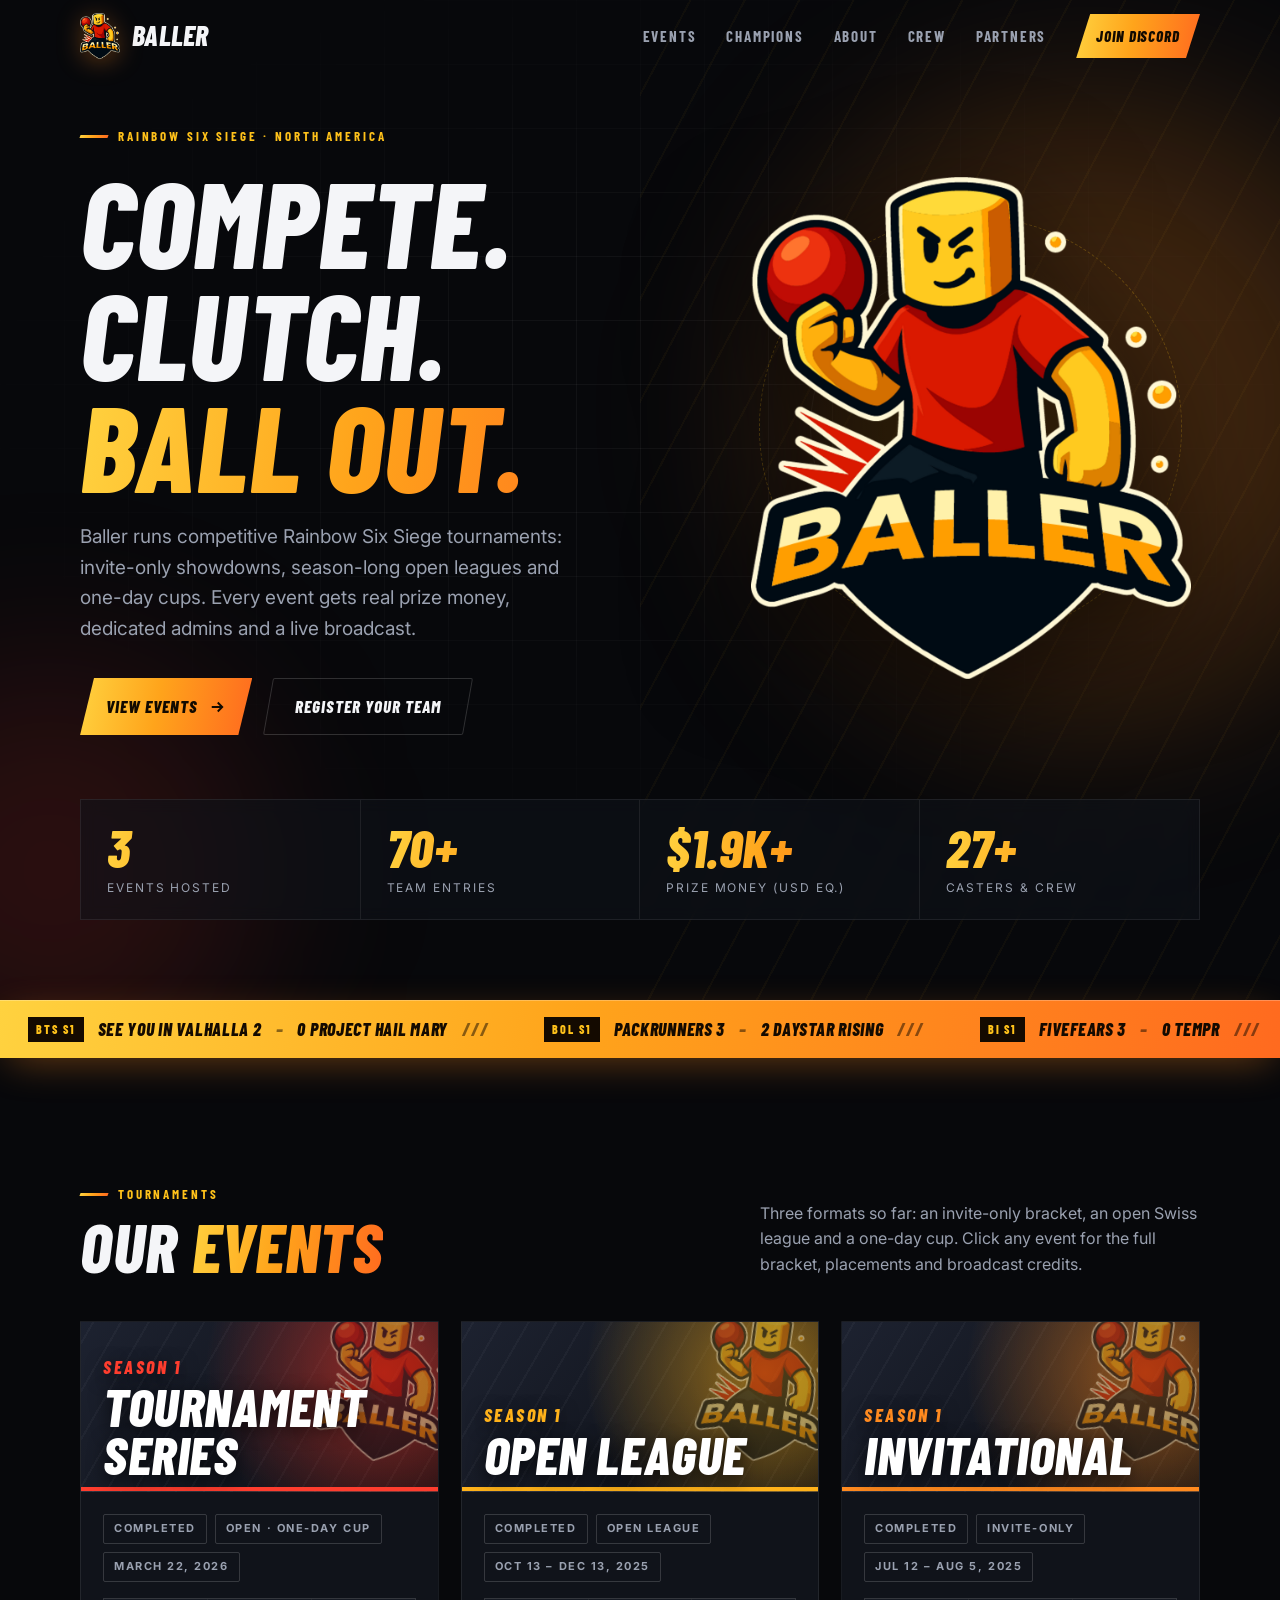
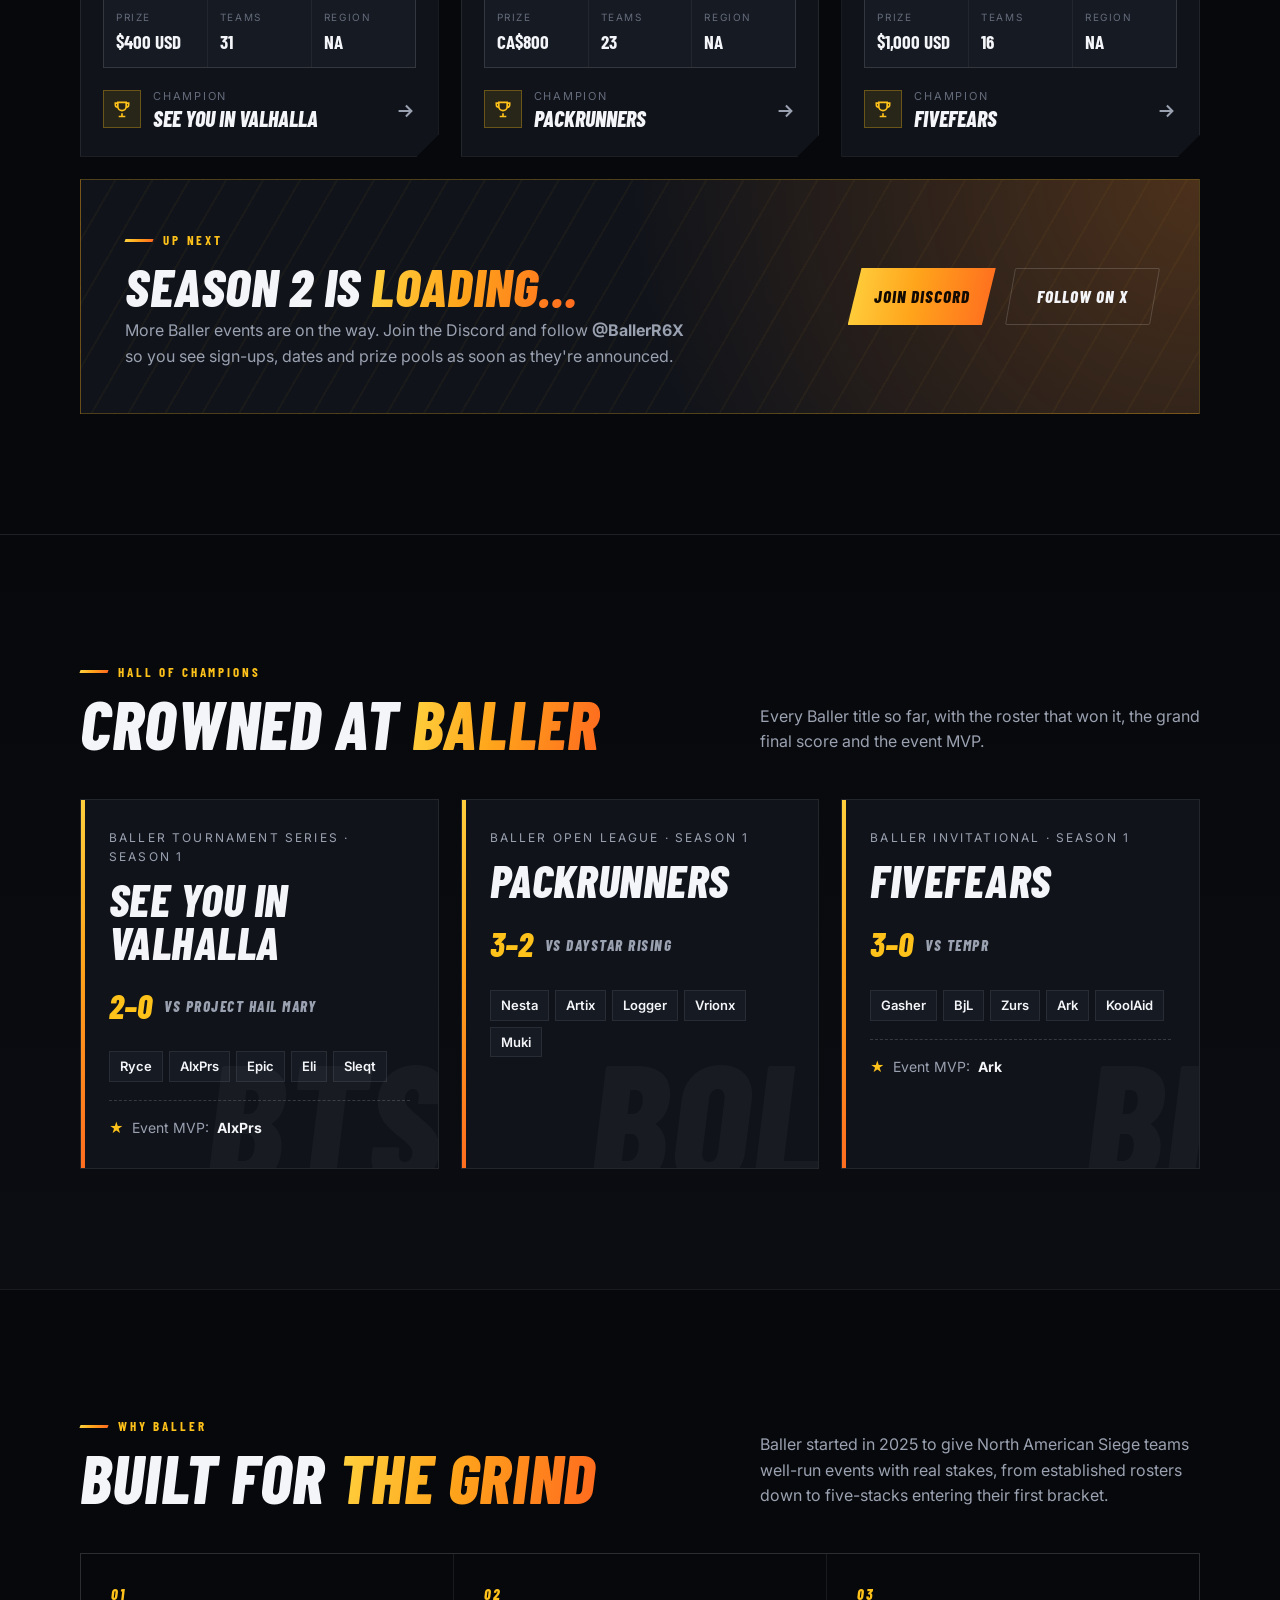
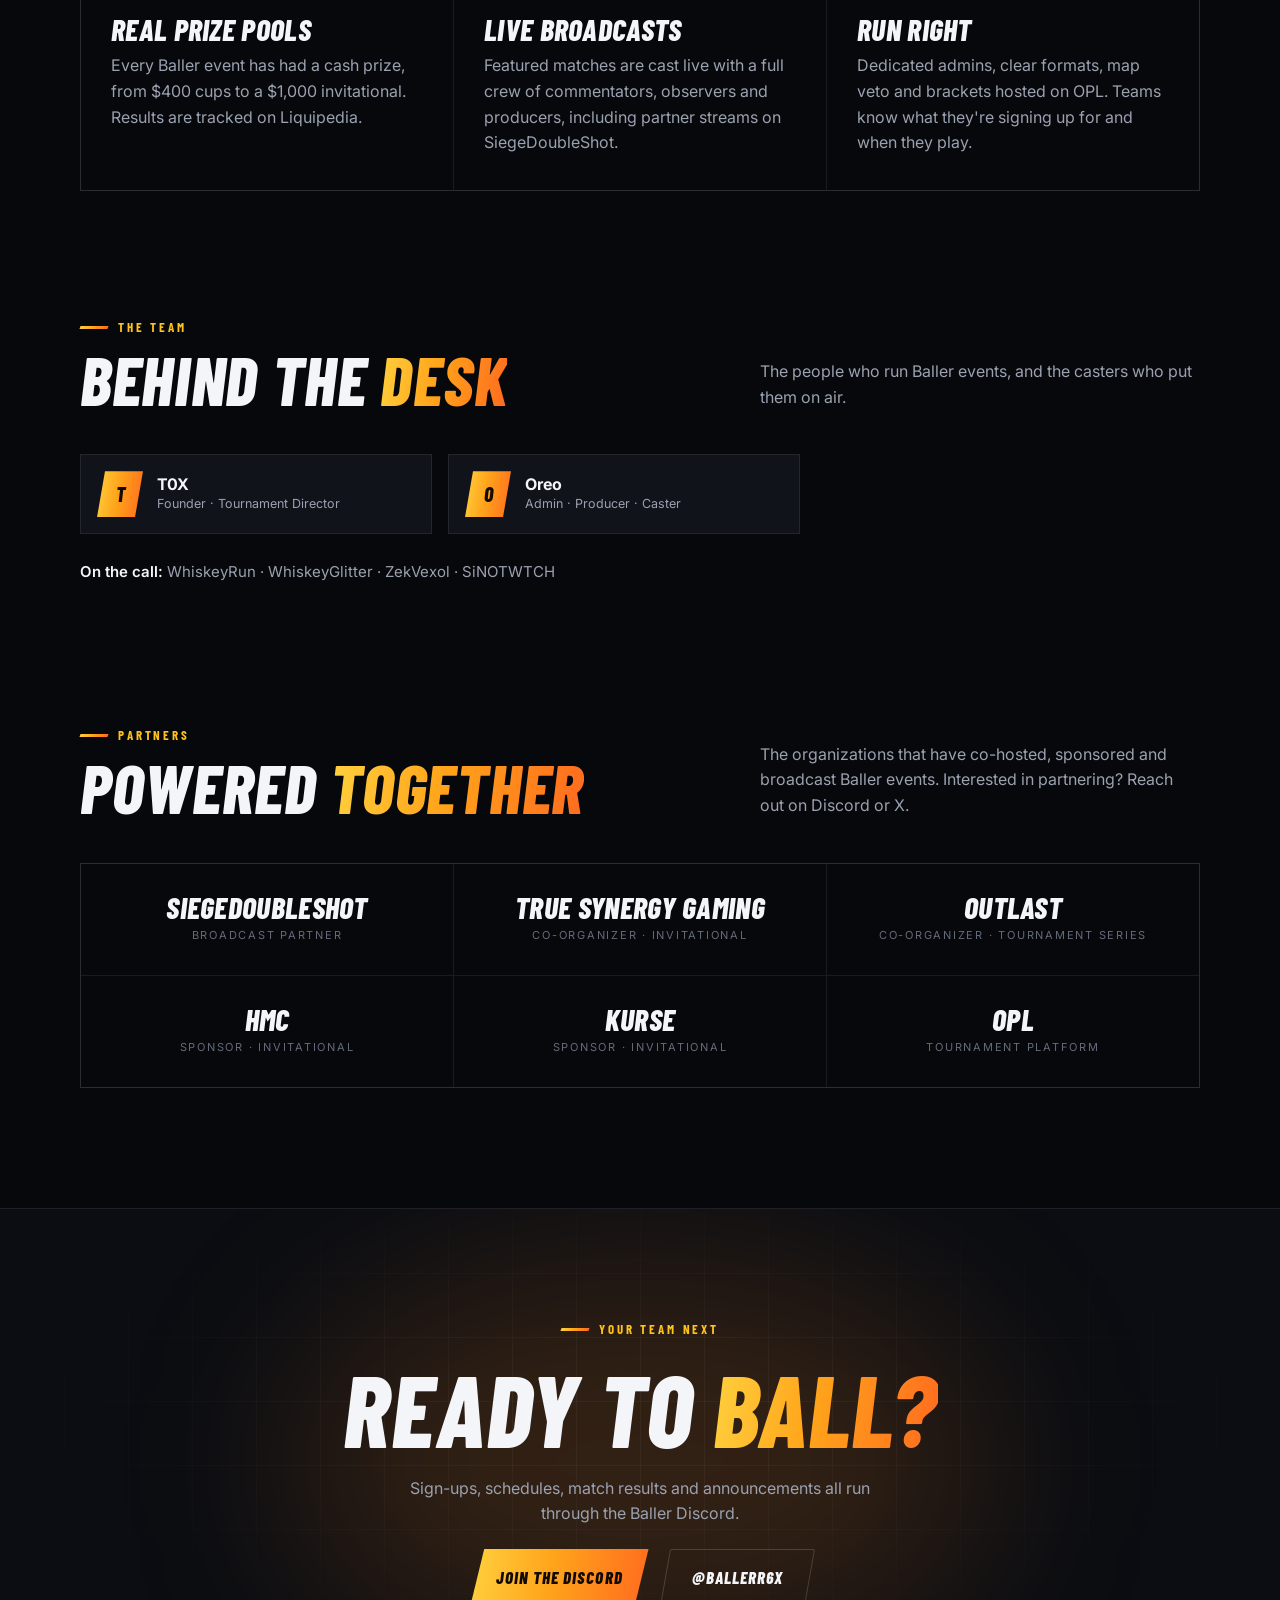
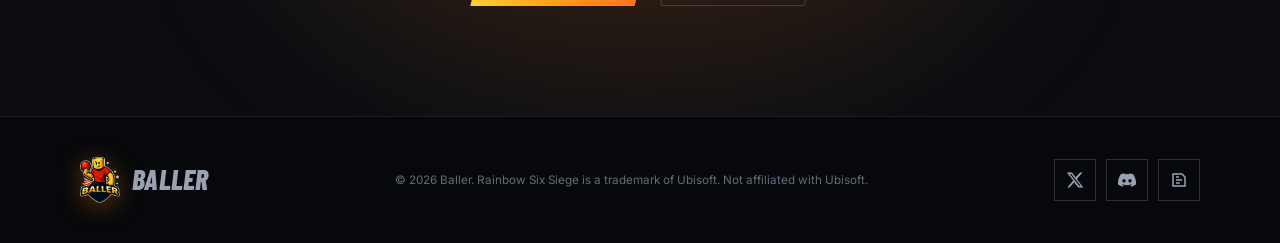
<file: index.html>
<!doctype html>
<html lang="en">
<head>
  <meta charset="utf-8">
  <meta name="viewport" content="width=device-width, initial-scale=1">
  <title>Baller | Rainbow Six Siege Tournaments</title>
  <meta name="description" content="Baller hosts competitive Rainbow Six Siege tournaments in North America: the Baller Invitational, Baller Open League and Baller Tournament Series.">
  <meta name="theme-color" content="#07080b">
  <meta property="og:title" content="Baller | Rainbow Six Siege Tournaments">
  <meta property="og:description" content="Competitive R6 Siege tournaments: invitationals, open leagues and one-day cups.">
  <meta property="og:image" content="assets/img/baller-logo.png">
  <meta property="og:type" content="website">
  <meta name="twitter:card" content="summary">
  <meta name="twitter:site" content="@BallerR6X">
  <link rel="icon" type="image/png" href="assets/img/baller-logo.png">
  <link rel="preconnect" href="https://fonts.googleapis.com">
  <link rel="preconnect" href="https://fonts.gstatic.com" crossorigin>
  <link href="https://fonts.googleapis.com/css2?family=Barlow+Condensed:ital,wght@0,600;0,700;0,800;1,700;1,800;1,900&family=Inter:wght@400;500;600;700&display=swap" rel="stylesheet">
  <link rel="stylesheet" href="assets/css/style.css">
</head>
<body>

  <header class="nav" id="nav">
    <div class="wrap nav-inner">
      <a href="./" class="brand" aria-label="Baller home">
        <img src="assets/img/baller-logo.png" alt="">
        <span class="display brand-word">Baller</span>
      </a>
      <button class="nav-toggle" aria-label="Open menu" aria-expanded="false"><span></span><span></span><span></span></button>
      <nav class="nav-links">
        <a href="#events">Events</a>
        <a href="#champions">Champions</a>
        <a href="#about">About</a>
        <a href="#crew">Crew</a>
        <a href="#partners">Partners</a>
        <a class="btn" href="https://discord.gg/qHVsgECBrQ" target="_blank" rel="noopener">Join Discord</a>
      </nav>
    </div>
  </header>

  <main>
    <!-- ================= HERO ================= -->
    <section class="hero">
      <div class="fx-grid"></div>
      <div class="hero-stripes"></div>
      <div class="fx-glow g1"></div>
      <div class="fx-glow g2"></div>

      <div class="wrap">
        <div class="hero-inner">
          <div>
            <span class="eyebrow">Rainbow Six Siege · North America</span>
            <h1 class="display">
              <span class="line">Compete.</span>
              <span class="line">Clutch.</span>
              <span class="line grad-text">Ball Out.</span>
            </h1>
            <p class="hero-lead">Baller runs competitive Rainbow Six Siege tournaments: invite-only showdowns, season-long open leagues and one-day cups. Every event gets real prize money, dedicated admins and a live broadcast.</p>
            <div class="hero-cta">
              <a class="btn" href="#events">View Events
                <svg viewBox="0 0 24 24" fill="none" stroke="currentColor" stroke-width="2.5"><path d="M5 12h14M13 6l6 6-6 6"/></svg>
              </a>
              <a class="btn btn-ghost" href="https://discord.gg/qHVsgECBrQ" target="_blank" rel="noopener"><span>Register Your Team</span></a>
            </div>
          </div>
          <div class="hero-art">
            <div class="ring"></div>
            <div class="ring r2"></div>
            <img src="assets/img/baller-logo.png" alt="Baller logo">
          </div>
        </div>

        <div class="hero-stats" id="stats">
          <!-- filled by app.js -->
        </div>
      </div>
    </section>

    <!-- ================= TICKER ================= -->
    <div class="ticker" aria-label="Recent grand final results">
      <div class="ticker-track" id="ticker"></div>
    </div>

    <!-- ================= EVENTS ================= -->
    <section class="section" id="events">
      <div class="wrap">
        <div class="section-head reveal">
          <div>
            <span class="eyebrow">Tournaments</span>
            <h2 class="display">Our <span class="grad-text">Events</span></h2>
          </div>
          <p>Three formats so far: an invite-only bracket, an open Swiss league and a one-day cup. Click any event for the full bracket, placements and broadcast credits.</p>
        </div>

        <div class="events-grid" id="events-grid"></div>

        <div class="next-card reveal">
          <div>
            <span class="eyebrow">Up Next</span>
            <h3 class="display">Season 2 is <span class="grad-text">loading…</span></h3>
            <p>More Baller events are on the way. Join the Discord and follow <b>@BallerR6X</b> so you see sign-ups, dates and prize pools as soon as they're announced.</p>
          </div>
          <div class="actions">
            <a class="btn" href="https://discord.gg/qHVsgECBrQ" target="_blank" rel="noopener">Join Discord</a>
            <a class="btn btn-ghost" href="https://x.com/BallerR6X" target="_blank" rel="noopener"><span>Follow on X</span></a>
          </div>
        </div>
      </div>
    </section>

    <!-- ================= CHAMPIONS ================= -->
    <section class="section champions" id="champions">
      <div class="wrap">
        <div class="section-head reveal">
          <div>
            <span class="eyebrow">Hall of Champions</span>
            <h2 class="display">Crowned at <span class="grad-text">Baller</span></h2>
          </div>
          <p>Every Baller title so far, with the roster that won it, the grand final score and the event MVP.</p>
        </div>
        <div class="champ-grid" id="champ-grid"></div>
      </div>
    </section>

    <!-- ================= ABOUT ================= -->
    <section class="section" id="about">
      <div class="wrap">
        <div class="section-head reveal">
          <div>
            <span class="eyebrow">Why Baller</span>
            <h2 class="display">Built for <span class="grad-text">the grind</span></h2>
          </div>
          <p>Baller started in 2025 to give North American Siege teams well-run events with real stakes, from established rosters down to five-stacks entering their first bracket.</p>
        </div>
        <div class="features reveal">
          <div class="feature">
            <div class="display idx">01</div>
            <h3 class="display">Real Prize Pools</h3>
            <p>Every Baller event has had a cash prize, from $400 cups to a $1,000 invitational. Results are tracked on Liquipedia.</p>
          </div>
          <div class="feature">
            <div class="display idx">02</div>
            <h3 class="display">Live Broadcasts</h3>
            <p>Featured matches are cast live with a full crew of commentators, observers and producers, including partner streams on SiegeDoubleShot.</p>
          </div>
          <div class="feature">
            <div class="display idx">03</div>
            <h3 class="display">Run Right</h3>
            <p>Dedicated admins, clear formats, map veto and brackets hosted on OPL. Teams know what they're signing up for and when they play.</p>
          </div>
        </div>
      </div>
    </section>

    <!-- ================= CREW ================= -->
    <section class="section" id="crew" style="padding-top:0">
      <div class="wrap">
        <div class="section-head reveal">
          <div>
            <span class="eyebrow">The Team</span>
            <h2 class="display">Behind the <span class="grad-text">Desk</span></h2>
          </div>
          <p>The people who run Baller events, and the casters who put them on air.</p>
        </div>
        <div class="crew-grid reveal" id="crew-grid"></div>
        <p class="talent-strip reveal" id="talent-strip"></p>
      </div>
    </section>

    <!-- ================= PARTNERS ================= -->
    <section class="section" id="partners" style="padding-top:0">
      <div class="wrap">
        <div class="section-head reveal">
          <div>
            <span class="eyebrow">Partners</span>
            <h2 class="display">Powered <span class="grad-text">Together</span></h2>
          </div>
          <p>The organizations that have co-hosted, sponsored and broadcast Baller events. Interested in partnering? Reach out on Discord or X.</p>
        </div>
        <div class="partners reveal" id="partners-grid"></div>
      </div>
    </section>

    <!-- ================= CTA ================= -->
    <section class="cta-band">
      <div class="fx-grid"></div>
      <div class="fx-glow"></div>
      <div class="wrap cta-inner reveal">
        <span class="eyebrow">Your Team Next</span>
        <h2 class="display">Ready to <span class="grad-text">Ball?</span></h2>
        <p>Sign-ups, schedules, match results and announcements all run through the Baller Discord.</p>
        <div class="hero-cta" style="justify-content:center">
          <a class="btn" href="https://discord.gg/qHVsgECBrQ" target="_blank" rel="noopener">Join the Discord</a>
          <a class="btn btn-ghost" href="https://x.com/BallerR6X" target="_blank" rel="noopener"><span>@BallerR6X</span></a>
        </div>
      </div>
    </section>
  </main>

  <footer class="footer" id="footer"></footer>

  <script src="assets/js/data.js"></script>
  <script src="assets/js/app.js"></script>
</body>
</html>
</file>
<file: assets/css/style.css>
/* =========================================================
   BALLER — Rainbow Six Siege Tournaments
   ========================================================= */

:root {
  --bg: #07080b;
  --bg-2: #0b0d12;
  --surface: #10131a;
  --surface-2: #161a23;
  --surface-3: #1d2230;
  --line: rgba(255, 255, 255, 0.08);
  --line-strong: rgba(255, 255, 255, 0.16);
  --text: #f4f5f8;
  --muted: #9aa1b0;
  --dim: #646b7a;

  --gold: #ffc21a;
  --orange: #ff8a1f;
  --red: #ff3d2e;
  --win: #ffc21a;
  --grad: linear-gradient(100deg, #ffd23f 0%, #ffa41b 45%, #ff6a1f 100%);
  --grad-red: linear-gradient(100deg, #ff8a1f 0%, #ff3d2e 100%);

  --font-display: "Barlow Condensed", "Oswald", "Arial Narrow", sans-serif;
  --font-body: "Inter", system-ui, -apple-system, "Segoe UI", sans-serif;

  --radius: 4px;
  --cut: 14px;
  --max: 1200px;
  --gutter: clamp(16px, 4vw, 40px);
}

* { box-sizing: border-box; }
html { scroll-behavior: smooth; }
body {
  margin: 0;
  background: var(--bg);
  color: var(--text);
  font-family: var(--font-body);
  font-size: 16px;
  line-height: 1.6;
  -webkit-font-smoothing: antialiased;
  overflow-x: hidden;
}
img { max-width: 100%; display: block; }
a { color: inherit; text-decoration: none; }
::selection { background: var(--orange); color: #000; }

.wrap { width: 100%; max-width: var(--max); margin: 0 auto; padding: 0 var(--gutter); }

/* ---------- Type ---------- */
.display {
  font-family: var(--font-display);
  font-weight: 800;
  font-style: italic;
  text-transform: uppercase;
  letter-spacing: 0.01em;
  line-height: 0.92;
}
.eyebrow {
  display: inline-flex; align-items: center; gap: 10px;
  font-family: var(--font-display);
  font-weight: 700;
  text-transform: uppercase;
  letter-spacing: 0.22em;
  font-size: 13px;
  color: var(--gold);
}
.eyebrow::before { content: ""; width: 28px; height: 3px; background: var(--grad); transform: skewX(-20deg); }
.grad-text { background: var(--grad); -webkit-background-clip: text; background-clip: text; color: transparent; }

.section { padding: clamp(72px, 10vw, 120px) 0; position: relative; }
.section-head { display: flex; justify-content: space-between; align-items: flex-end; gap: 24px; margin-bottom: 44px; flex-wrap: wrap; }
.section-head h2 { font-size: clamp(40px, 6vw, 68px); margin: 10px 0 0; }
.section-head p { color: var(--muted); max-width: 440px; margin: 0; }

/* ---------- Buttons ---------- */
.btn {
  --c: var(--grad);
  display: inline-flex; align-items: center; justify-content: center; gap: 10px;
  padding: 14px 26px;
  font-family: var(--font-display);
  font-weight: 800;
  font-style: italic;
  font-size: 17px;
  letter-spacing: 0.06em;
  text-transform: uppercase;
  color: #120a00;
  background: var(--c);
  clip-path: polygon(var(--cut) 0, 100% 0, calc(100% - var(--cut)) 100%, 0 100%);
  transition: transform .18s ease, filter .18s ease;
  border: 0; cursor: pointer;
}
.btn:hover { transform: translateY(-2px); filter: brightness(1.08); }
.btn svg { width: 18px; height: 18px; }
.btn-ghost {
  color: var(--text);
  background: transparent;
  position: relative;
  clip-path: none;
  border: 1px solid var(--line-strong);
  border-radius: 2px;
  transform: skewX(-10deg);
}
.btn-ghost > * , .btn-ghost { }
.btn-ghost span { display: inline-block; transform: skewX(10deg); }
.btn-ghost:hover { border-color: var(--gold); color: var(--gold); transform: skewX(-10deg) translateY(-2px); }

/* ---------- Nav ---------- */
.nav {
  position: fixed; inset: 0 0 auto 0; z-index: 50;
  transition: background .25s ease, border-color .25s ease, backdrop-filter .25s;
  border-bottom: 1px solid transparent;
}
.nav.scrolled, .nav.solid {
  background: rgba(7, 8, 11, 0.82);
  backdrop-filter: blur(14px);
  -webkit-backdrop-filter: blur(14px);
  border-bottom-color: var(--line);
}
.nav-inner { display: flex; align-items: center; justify-content: space-between; height: 72px; gap: 20px; }
.brand { display: flex; align-items: center; gap: 12px; }
.brand img { width: 40px; height: auto; filter: drop-shadow(0 4px 12px rgba(255, 138, 31, .35)); }
.brand-word { font-size: 28px; }
.nav-links { display: flex; align-items: center; gap: 30px; }
.nav-links a:not(.btn) {
  font-family: var(--font-display); font-weight: 700; text-transform: uppercase; letter-spacing: 0.12em;
  font-size: 15px; color: var(--muted); position: relative; transition: color .2s;
}
.nav-links a:not(.btn):hover, .nav-links a.active { color: var(--text); }
.nav-links a:not(.btn)::after {
  content: ""; position: absolute; left: 0; right: 100%; bottom: -6px; height: 2px; background: var(--grad); transition: right .25s ease;
}
.nav-links a:not(.btn):hover::after { right: 0; }
.nav-links .btn { padding: 10px 20px; font-size: 15px; }
.nav-toggle { display: none; background: none; border: 0; color: var(--text); width: 44px; height: 44px; cursor: pointer; }
.nav-toggle span { display: block; width: 24px; height: 2px; background: currentColor; margin: 5px auto; transition: .25s; }

@media (max-width: 860px) {
  .nav-toggle { display: block; }
  .nav-links {
    position: fixed; top: 72px; left: 0; right: 0;
    flex-direction: column; align-items: stretch; gap: 0;
    background: rgba(7, 8, 11, 0.97); border-bottom: 1px solid var(--line);
    padding: 8px var(--gutter) 20px;
    transform: translateY(-12px); opacity: 0; pointer-events: none; transition: .22s ease;
  }
  .nav-links a:not(.btn) { padding: 14px 0; border-bottom: 1px solid var(--line); font-size: 17px; }
  .nav-links .btn { margin-top: 16px; }
  .nav.open .nav-links { transform: none; opacity: 1; pointer-events: auto; }
  .nav.open { background: rgba(7, 8, 11, 0.97); }
  .nav.open .nav-toggle span:nth-child(1) { transform: translateY(7px) rotate(45deg); }
  .nav.open .nav-toggle span:nth-child(2) { opacity: 0; }
  .nav.open .nav-toggle span:nth-child(3) { transform: translateY(-7px) rotate(-45deg); }
}

/* ---------- Background FX ---------- */
.fx-grid {
  position: absolute; inset: 0; pointer-events: none;
  background-image:
    linear-gradient(var(--line) 1px, transparent 1px),
    linear-gradient(90deg, var(--line) 1px, transparent 1px);
  background-size: 64px 64px;
  mask-image: radial-gradient(ellipse 70% 60% at 50% 40%, #000 20%, transparent 75%);
  -webkit-mask-image: radial-gradient(ellipse 70% 60% at 50% 40%, #000 20%, transparent 75%);
  opacity: .55;
}
.fx-glow {
  position: absolute; pointer-events: none; border-radius: 50%; filter: blur(90px);
}

/* ---------- Hero ---------- */
.hero { position: relative; min-height: 100vh; min-height: 100svh; display: flex; align-items: center; padding: 120px 0 80px; overflow: hidden; }
.hero .fx-glow.g1 { width: 620px; height: 620px; right: -120px; top: 10%; background: rgba(255, 138, 31, 0.22); }
.hero .fx-glow.g2 { width: 420px; height: 420px; left: -160px; bottom: -80px; background: rgba(255, 61, 46, 0.14); }
.hero-stripes {
  position: absolute; right: -10%; top: 0; bottom: 0; width: 60%;
  background: repeating-linear-gradient(-62deg, transparent 0 46px, rgba(255, 194, 26, 0.035) 46px 48px);
  pointer-events: none;
}
.hero-inner { position: relative; display: grid; grid-template-columns: 1.15fr 0.85fr; gap: 40px; align-items: center; }
.hero h1 { font-size: clamp(56px, 9.5vw, 132px); margin: 18px 0 22px; }
.hero h1 .line { display: block; }
.hero-lead { font-size: clamp(17px, 1.6vw, 19px); color: var(--muted); max-width: 520px; margin: 0 0 34px; }
.hero-cta { display: flex; gap: 16px; flex-wrap: wrap; }
.hero-art { position: relative; display: grid; place-items: center; }
.hero-art::before {
  content: ""; position: absolute; width: 82%; aspect-ratio: 1; border-radius: 50%;
  background: radial-gradient(circle, rgba(255, 178, 26, 0.28), transparent 65%);
}
.hero-art .ring {
  position: absolute; width: 92%; aspect-ratio: 1; border-radius: 50%;
  border: 1px dashed rgba(255, 194, 26, 0.25);
  animation: spin 60s linear infinite;
}
.hero-art .ring.r2 { width: 70%; border-style: solid; border-color: rgba(255, 255, 255, 0.06); animation-duration: 90s; animation-direction: reverse; }
.hero-art img { position: relative; width: min(100%, 440px); filter: drop-shadow(0 30px 60px rgba(0, 0, 0, .6)); animation: float 6s ease-in-out infinite; }
@keyframes spin { to { transform: rotate(360deg); } }
@keyframes float { 50% { transform: translateY(-14px); } }

.hero-stats {
  position: relative; margin-top: 64px;
  display: grid; grid-template-columns: repeat(4, 1fr);
  border: 1px solid var(--line); background: rgba(16, 19, 26, 0.6); backdrop-filter: blur(8px);
}
.stat { padding: 22px 26px; border-right: 1px solid var(--line); }
.stat:last-child { border-right: 0; }
.stat .num { font-size: clamp(36px, 4.4vw, 54px); }
.stat .lbl { font-size: 12px; text-transform: uppercase; letter-spacing: 0.16em; color: var(--muted); margin-top: 6px; }

@media (max-width: 900px) {
  .hero-inner { grid-template-columns: 1fr; text-align: left; }
  .hero-art { order: -1; max-width: 300px; margin: 0 auto; }
  .hero-stats { grid-template-columns: repeat(2, 1fr); }
  .stat:nth-child(2) { border-right: 0; }
  .stat:nth-child(-n+2) { border-bottom: 1px solid var(--line); }
}

/* ---------- Ticker ---------- */
.ticker {
  position: relative; overflow: hidden;
  background: var(--grad);
  color: #140a00;
  z-index: 2;
  border-top: 1px solid rgba(255, 255, 255, .25);
  box-shadow: 0 10px 40px -10px rgba(255, 138, 31, .45);
}
.ticker-track {
  display: flex; width: max-content; gap: 0;
  animation: ticker 40s linear infinite;
}
.ticker:hover .ticker-track { animation-play-state: paused; }
.ticker-item {
  display: flex; align-items: center; gap: 14px;
  padding: 14px 28px;
  font-family: var(--font-display); font-weight: 800; font-style: italic; text-transform: uppercase;
  font-size: 18px; letter-spacing: 0.04em; white-space: nowrap;
}
.ticker-item .tag { font-size: 12px; letter-spacing: .16em; padding: 3px 8px; background: #140a00; color: var(--gold); font-style: normal; }
.ticker-item .x { opacity: .5; }
@keyframes ticker { to { transform: translateX(-50%); } }

/* ---------- Event cards ---------- */
.events-grid { display: grid; grid-template-columns: repeat(3, 1fr); gap: 22px; }
@media (max-width: 1000px) { .events-grid { grid-template-columns: repeat(2, 1fr); } }
@media (max-width: 640px) { .events-grid { grid-template-columns: 1fr; } }

.event-card {
  --accent: var(--orange);
  position: relative; display: flex; flex-direction: column;
  background: var(--surface);
  border: 1px solid var(--line);
  overflow: hidden;
  transition: transform .25s ease, border-color .25s ease, box-shadow .25s ease;
  clip-path: polygon(0 0, 100% 0, 100% calc(100% - 22px), calc(100% - 22px) 100%, 0 100%);
}
.event-card:hover { transform: translateY(-6px); border-color: color-mix(in srgb, var(--accent) 50%, transparent); box-shadow: 0 24px 50px -20px color-mix(in srgb, var(--accent) 45%, transparent); }
.event-card .banner {
  position: relative; height: 170px; overflow: hidden;
  background:
    radial-gradient(circle at 85% 30%, color-mix(in srgb, var(--accent) 55%, transparent), transparent 55%),
    repeating-linear-gradient(-60deg, transparent 0 22px, rgba(255, 255, 255, 0.03) 22px 24px),
    linear-gradient(135deg, var(--surface-3), var(--bg-2));
  border-bottom: 1px solid var(--line);
}
.event-card .banner::after { content: ""; position: absolute; left: 0; right: 0; bottom: 0; height: 4px; background: var(--accent); }
.event-card .banner .big {
  position: absolute; left: 22px; bottom: 14px;
  font-size: 54px; color: #fff; line-height: .88; z-index: 1;
  text-shadow: 0 4px 18px rgba(0, 0, 0, .7);
}
.event-card .banner .big small { display: block; font-size: 18px; letter-spacing: .14em; color: var(--accent); margin-bottom: 6px; }
.event-card .banner img { position: absolute; right: -14px; top: -8px; width: 130px; opacity: .45; transform: rotate(10deg); transition: transform .35s ease, opacity .35s ease; }
.event-card:hover .banner img { opacity: .7; }
.event-card:hover .banner img { transform: rotate(2deg) scale(1.06); }
.event-card .body { padding: 22px 22px 26px; display: flex; flex-direction: column; gap: 16px; flex: 1; }
.event-card h3 { margin: 0; font-size: 30px; }
.chip {
  display: inline-flex; align-items: center; gap: 6px;
  font-size: 11px; font-weight: 700; letter-spacing: .14em; text-transform: uppercase;
  padding: 5px 10px; border: 1px solid var(--line-strong); color: var(--muted); border-radius: 2px;
}
.chip.live { color: #0b0; border-color: currentColor; }
.chip.done { color: var(--muted); }
.chip.upcoming { color: var(--gold); border-color: rgba(255, 194, 26, .4); }
.chip .dot { width: 6px; height: 6px; border-radius: 50%; background: currentColor; }
.meta-row { display: flex; flex-wrap: wrap; gap: 8px; }
.kv { display: grid; grid-template-columns: repeat(3, 1fr); gap: 1px; background: var(--line); border: 1px solid var(--line); }
.kv div { background: var(--surface-2); padding: 10px 12px; }
.kv dt { font-size: 10px; letter-spacing: .16em; text-transform: uppercase; color: var(--dim); }
.kv dd { margin: 2px 0 0; font-family: var(--font-display); font-weight: 700; font-size: 19px; text-transform: uppercase; }
.event-card .champ { display: flex; align-items: center; gap: 12px; padding-top: 4px; margin-top: auto; }
.trophy { width: 38px; height: 38px; flex: none; display: grid; place-items: center; background: rgba(255, 194, 26, 0.1); border: 1px solid rgba(255, 194, 26, .3); color: var(--gold); }
.trophy svg { width: 20px; height: 20px; }
.event-card .champ .lbl { font-size: 11px; letter-spacing: .16em; text-transform: uppercase; color: var(--dim); }
.event-card .champ .name { font-family: var(--font-display); font-weight: 800; font-style: italic; font-size: 22px; text-transform: uppercase; line-height: 1.1; }
.event-card .go { position: absolute; right: 22px; bottom: 26px; color: var(--muted); transition: transform .2s, color .2s; }
.event-card:hover .go { color: var(--accent); transform: translateX(4px); }
.event-card .go svg { width: 22px; height: 22px; }

/* Upcoming / next card */
.next-card {
  margin-top: 22px;
  position: relative; overflow: hidden;
  display: grid; grid-template-columns: 1fr auto; gap: 30px; align-items: center;
  padding: clamp(28px, 4vw, 44px);
  background:
    radial-gradient(circle at 100% 0%, rgba(255, 138, 31, .25), transparent 50%),
    repeating-linear-gradient(-60deg, transparent 0 30px, rgba(255, 194, 26, 0.04) 30px 32px),
    var(--surface);
  border: 1px solid rgba(255, 194, 26, .25);
}
.next-card h3 { font-size: clamp(34px, 5vw, 54px); margin: 10px 0 8px; }
.next-card p { margin: 0; color: var(--muted); max-width: 560px; }
.next-card .actions { display: flex; gap: 14px; flex-wrap: wrap; }
@media (max-width: 760px) { .next-card { grid-template-columns: 1fr; } }

/* ---------- Champions ---------- */
.champions { background: linear-gradient(180deg, var(--bg) 0%, var(--bg-2) 100%); border-top: 1px solid var(--line); border-bottom: 1px solid var(--line); overflow: hidden; }
.champ-grid { display: grid; grid-template-columns: repeat(3, 1fr); gap: 22px; }
@media (max-width: 1000px) { .champ-grid { grid-template-columns: 1fr; } }
.champ-card {
  position: relative; padding: 28px; background: var(--surface); border: 1px solid var(--line); overflow: hidden;
}
.champ-card::before { content: ""; position: absolute; left: 0; top: 0; bottom: 0; width: 4px; background: var(--grad); }
.champ-card .ev { font-size: 12px; letter-spacing: .18em; text-transform: uppercase; color: var(--muted); }
.champ-card h3 { font-size: 46px; margin: 12px 0 4px; }
.champ-card .score {
  display: flex; align-items: center; gap: 12px; margin: 16px 0 18px;
  font-family: var(--font-display); font-weight: 800; font-style: italic; text-transform: uppercase;
}
.champ-card .score .n { font-size: 34px; color: var(--gold); }
.champ-card .score .vs { font-size: 15px; color: var(--muted); letter-spacing: .1em; }
.roster { display: flex; flex-wrap: wrap; gap: 6px; }
.roster span { font-size: 13px; font-weight: 600; padding: 4px 10px; background: var(--surface-2); border: 1px solid var(--line); }
.champ-card .bg-num {
  position: absolute; right: -6px; bottom: -28px; font-size: 170px; color: rgba(255, 255, 255, 0.035); pointer-events: none;
}
.champ-card .mvp { margin-top: 18px; padding-top: 16px; border-top: 1px dashed var(--line-strong); font-size: 14px; color: var(--muted); display: flex; gap: 8px; align-items: center; }
.champ-card .mvp b { color: var(--text); }
.champ-card .mvp .star { color: var(--gold); }

/* ---------- Features ---------- */
.features { display: grid; grid-template-columns: repeat(3, 1fr); gap: 1px; background: var(--line); border: 1px solid var(--line); }
@media (max-width: 860px) { .features { grid-template-columns: 1fr; } }
.feature { background: var(--bg); padding: 34px 30px; position: relative; transition: background .25s; }
.feature:hover { background: var(--surface); }
.feature .idx { font-size: 15px; color: var(--gold); letter-spacing: .12em; }
.feature h3 { font-size: 30px; margin: 14px 0 10px; }
.feature p { color: var(--muted); margin: 0; }

/* ---------- Crew / Partners ---------- */
.crew-grid { display: grid; grid-template-columns: repeat(2, 1fr); gap: 16px; max-width: 720px; }
@media (max-width: 560px) { .crew-grid { grid-template-columns: 1fr; } }
.crew {
  display: flex; align-items: center; gap: 14px; padding: 16px; background: var(--surface); border: 1px solid var(--line);
  transition: border-color .2s, transform .2s;
}
.crew:hover { border-color: rgba(255, 194, 26, .35); transform: translateY(-2px); }
.avatar {
  width: 46px; height: 46px; flex: none; display: grid; place-items: center;
  font-family: var(--font-display); font-weight: 800; font-style: italic; font-size: 20px; color: #140a00;
  background: var(--grad);
  clip-path: polygon(8px 0, 100% 0, calc(100% - 8px) 100%, 0 100%);
}
.crew .n { font-weight: 700; line-height: 1.2; }
.crew .r { font-size: 12.5px; color: var(--muted); }
.talent-strip { margin-top: 26px; color: var(--muted); font-size: 15px; }
.talent-strip b { color: var(--text); font-weight: 600; }

.partners { display: grid; grid-template-columns: repeat(3, 1fr); gap: 1px; background: var(--line); border: 1px solid var(--line); }
@media (max-width: 760px) { .partners { grid-template-columns: repeat(2, 1fr); } }
@media (max-width: 440px) { .partners { grid-template-columns: 1fr; } }
.partner { background: var(--bg); padding: 30px 24px; text-align: center; transition: background .2s; }
a.partner:hover { background: var(--surface); }
.partner .pn { font-size: 30px; color: var(--text); }
.partner .pr { font-size: 11px; letter-spacing: .16em; text-transform: uppercase; color: var(--dim); margin-top: 6px; }

/* ---------- CTA band ---------- */
.cta-band { position: relative; overflow: hidden; padding: clamp(70px, 10vw, 110px) 0; background: var(--bg-2); border-top: 1px solid var(--line); }
.cta-band .fx-glow { width: 700px; height: 400px; left: 50%; top: 50%; transform: translate(-50%, -50%); background: rgba(255, 138, 31, 0.16); }
.cta-inner { position: relative; text-align: center; display: flex; flex-direction: column; align-items: center; gap: 22px; }
.cta-inner h2 { font-size: clamp(46px, 8vw, 100px); margin: 0; }
.cta-inner p { color: var(--muted); max-width: 520px; margin: 0; }

/* ---------- Footer ---------- */
.footer { border-top: 1px solid var(--line); padding: 40px 0; color: var(--muted); font-size: 14px; }
.footer-inner { display: flex; justify-content: space-between; align-items: center; gap: 20px; flex-wrap: wrap; }
.socials { display: flex; gap: 10px; }
.socials a {
  width: 42px; height: 42px; display: grid; place-items: center; border: 1px solid var(--line-strong); color: var(--muted);
  transition: color .2s, border-color .2s, background .2s;
}
.socials a:hover { color: #140a00; background: var(--gold); border-color: var(--gold); }
.socials svg { width: 18px; height: 18px; }
.footer small { color: var(--dim); }

/* =========================================================
   EVENT PAGE
   ========================================================= */
.ev-hero { position: relative; padding: 150px 0 60px; overflow: hidden; border-bottom: 1px solid var(--line); }
.ev-hero .fx-glow { width: 680px; height: 520px; right: -160px; top: -100px; background: color-mix(in srgb, var(--accent, #ff8a1f) 30%, transparent); }
.ev-hero .crumbs { font-size: 13px; color: var(--muted); letter-spacing: .08em; text-transform: uppercase; margin-bottom: 20px; }
.ev-hero .crumbs a:hover { color: var(--gold); }
.ev-hero h1 { font-size: clamp(54px, 9vw, 120px); margin: 14px 0 6px; }
.ev-hero h1 .season { display: block; font-size: .45em; color: var(--accent, var(--gold)); letter-spacing: .06em; margin-top: 8px; }
.ev-hero .lead { color: var(--muted); max-width: 620px; font-size: 18px; margin: 18px 0 0; }
.ev-hero .logo-bg { position: absolute; right: 2%; top: 46%; transform: translateY(-50%) rotate(8deg); width: min(36vw, 460px); opacity: .16; pointer-events: none; }
@media (max-width: 900px) { .ev-hero .logo-bg { display: none; } }

.ev-meta { display: grid; grid-template-columns: repeat(6, 1fr); border: 1px solid var(--line); margin-top: 40px; background: rgba(16, 19, 26, .7); }
.ev-meta div { padding: 16px 18px; border-right: 1px solid var(--line); }
.ev-meta div:last-child { border-right: 0; }
.ev-meta dt { font-size: 10.5px; letter-spacing: .16em; text-transform: uppercase; color: var(--dim); }
.ev-meta dd { margin: 4px 0 0; font-family: var(--font-display); font-weight: 700; font-size: 20px; text-transform: uppercase; line-height: 1.15; }
@media (max-width: 1000px) { .ev-meta { grid-template-columns: repeat(3, 1fr); } .ev-meta div:nth-child(3n) { border-right: 0; } .ev-meta div:nth-child(-n+3) { border-bottom: 1px solid var(--line); } }
@media (max-width: 520px) { .ev-meta { grid-template-columns: repeat(2, 1fr); } .ev-meta div { border-right: 1px solid var(--line) !important; border-bottom: 1px solid var(--line); } .ev-meta div:nth-child(2n) { border-right: 0 !important; } }

.ev-section { padding: 70px 0 0; }
.ev-section h2 { font-size: clamp(34px, 4.5vw, 48px); margin: 8px 0 28px; }

/* Grand final scoreboard */
.scoreboard {
  display: grid; grid-template-columns: 1fr auto 1fr; align-items: center; gap: 20px;
  padding: 34px clamp(20px, 4vw, 44px);
  background: radial-gradient(circle at 50% 0%, rgba(255, 178, 26, 0.16), transparent 60%), var(--surface);
  border: 1px solid var(--line);
}
.sb-team { font-family: var(--font-display); font-weight: 800; font-style: italic; text-transform: uppercase; font-size: clamp(24px, 4vw, 44px); line-height: 1; }
.sb-team.right { text-align: right; }
.sb-team.win { color: var(--text); }
.sb-team.lose { color: var(--dim); }
.sb-team .tag { display: block; font-size: 12px; font-style: normal; letter-spacing: .2em; color: var(--gold); margin-bottom: 8px; }
.sb-team.lose .tag { color: var(--dim); }
.sb-score { font-family: var(--font-display); font-weight: 800; font-style: italic; font-size: clamp(56px, 9vw, 96px); line-height: 1; display: flex; gap: 14px; align-items: center; }
.sb-score .w { color: var(--gold); }
.sb-score .l { color: var(--dim); }
.sb-score .sep { font-size: .4em; color: var(--dim); }
.sb-maps { grid-column: 1 / -1; display: flex; justify-content: center; flex-wrap: wrap; gap: 8px; margin-top: 6px; }
.sb-maps span { font-size: 13px; padding: 6px 12px; background: var(--surface-2); border: 1px solid var(--line); color: var(--muted); }
.sb-maps span b { color: var(--text); margin-left: 6px; }
@media (max-width: 600px) { .scoreboard { grid-template-columns: 1fr; text-align: center; } .sb-team.right { text-align: center; } .sb-score { justify-content: center; } }

/* Placements */
.podium { display: grid; grid-template-columns: repeat(4, 1fr); gap: 14px; }
@media (max-width: 900px) { .podium { grid-template-columns: repeat(2, 1fr); } }
@media (max-width: 480px) { .podium { grid-template-columns: 1fr; } }
.place { background: var(--surface); border: 1px solid var(--line); padding: 20px; position: relative; overflow: hidden; }
.place .pl { font-family: var(--font-display); font-weight: 800; font-style: italic; font-size: 40px; line-height: 1; color: var(--dim); }
.place.p1 { border-color: rgba(255, 194, 26, .45); background: linear-gradient(160deg, rgba(255, 194, 26, .14), transparent 60%), var(--surface); }
.place.p1 .pl { color: var(--gold); }
.place.p2 .pl { color: #d4d9e3; }
.place.p3 .pl { color: #d08a52; }
.place .tm { font-family: var(--font-display); font-weight: 800; font-size: 26px; text-transform: uppercase; margin-top: 10px; line-height: 1.05; }
.place .pz { margin-top: 6px; font-size: 14px; color: var(--gold); font-weight: 600; }
.place .roster { margin-top: 14px; }

/* Two-column info */
.info-grid { display: grid; grid-template-columns: 1fr 1fr; gap: 22px; }
@media (max-width: 860px) { .info-grid { grid-template-columns: 1fr; } }
.panel { background: var(--surface); border: 1px solid var(--line); padding: 26px; }
.panel h3 { font-size: 26px; margin: 0 0 16px; }
.list { list-style: none; margin: 0; padding: 0; }
.list li { position: relative; padding: 10px 0 10px 24px; border-bottom: 1px solid var(--line); color: #d7dae2; }
.list li:last-child { border-bottom: 0; }
.list li::before { content: ""; position: absolute; left: 0; top: 19px; width: 10px; height: 3px; background: var(--grad); transform: skewX(-20deg); }
.pills { display: flex; flex-wrap: wrap; gap: 8px; }
.pills span { font-size: 13px; padding: 6px 12px; background: var(--surface-2); border: 1px solid var(--line); }
.awards { display: grid; gap: 10px; }
.award { display: flex; align-items: center; justify-content: space-between; gap: 12px; padding: 12px 14px; background: var(--surface-2); border: 1px solid var(--line); }
.award .a { font-size: 12px; letter-spacing: .14em; text-transform: uppercase; color: var(--muted); }
.award .p { font-family: var(--font-display); font-weight: 800; font-style: italic; text-transform: uppercase; font-size: 20px; }
.award .p small { font-family: var(--font-body); font-style: normal; font-weight: 500; font-size: 12px; color: var(--dim); text-transform: none; margin-left: 6px; }

/* Bracket */
.bracket-scroll { overflow-x: auto; padding-bottom: 14px; margin: 0 calc(var(--gutter) * -1); padding-left: var(--gutter); padding-right: var(--gutter); }
.bracket-scroll::-webkit-scrollbar { height: 8px; }
.bracket-scroll::-webkit-scrollbar-thumb { background: var(--surface-3); }
.bracket { display: flex; gap: 34px; min-width: max-content; }
.round { display: flex; flex-direction: column; width: 250px; }
.round-title {
  font-family: var(--font-display); font-weight: 800; font-style: italic; text-transform: uppercase; letter-spacing: .08em;
  font-size: 16px; color: var(--muted); padding: 8px 12px; border-bottom: 2px solid var(--line-strong); margin-bottom: 14px;
}
.round:last-child .round-title { color: var(--gold); border-color: var(--gold); }
.round-matches { display: flex; flex-direction: column; justify-content: space-around; flex: 1; gap: 14px; }
.match { position: relative; background: var(--surface); border: 1px solid var(--line); }
.round:not(:last-child) .match::after {
  content: ""; position: absolute; right: -35px; top: 50%; width: 34px; height: 1px; background: var(--line-strong);
}
.mrow { display: flex; align-items: center; justify-content: space-between; gap: 10px; padding: 8px 12px; font-size: 14px; }
.mrow + .mrow { border-top: 1px solid var(--line); }
.mrow .t { white-space: nowrap; overflow: hidden; text-overflow: ellipsis; color: var(--dim); }
.mrow .s { font-family: var(--font-display); font-weight: 800; font-size: 18px; min-width: 22px; text-align: right; color: var(--dim); }
.mrow.w .t { color: var(--text); font-weight: 600; }
.mrow.w .s { color: var(--gold); }
.mrow.w { background: linear-gradient(90deg, rgba(255, 194, 26, .08), transparent 70%); box-shadow: inset 3px 0 0 var(--gold); }
.mmaps { font-size: 11px; color: var(--dim); padding: 6px 12px; border-top: 1px dashed var(--line); line-height: 1.5; }
.bracket-note { color: var(--dim); font-size: 13px; margin-top: 10px; }

.links-row { display: flex; flex-wrap: wrap; gap: 14px; }

/* ---------- Reveal ---------- */
.reveal { opacity: 0; transform: translateY(24px); transition: opacity .7s ease, transform .7s ease; }
.reveal.in { opacity: 1; transform: none; }
@media (prefers-reduced-motion: reduce) {
  * { animation: none !important; transition: none !important; }
  .reveal { opacity: 1; transform: none; }
}
</file>
